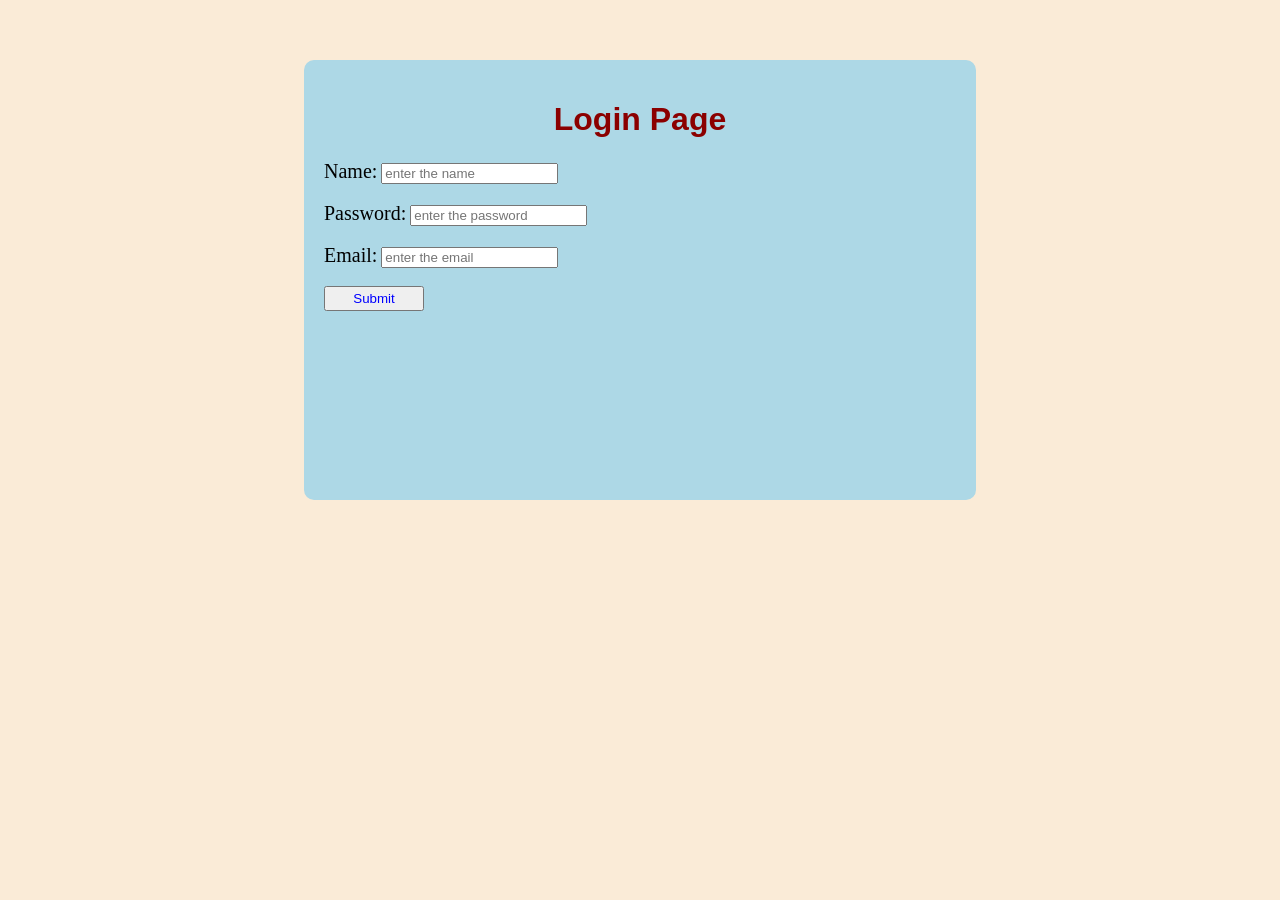
<file: index.html>
<!DOCTYPE html>
<html lang="en">
<head>
    <meta charset="UTF-8">
    <meta name="viewport" content="width=device-width, initial-scale=1.0">
    <title>Document</title>
    <style>
        h1{
            color: darkred;
            font-family: Arial;
            text-align: center;
        }
        input{
            color: cadetblue;
            font-weight: 100;
            
        }
        label{
            font-size: 20px;
            font-family: Arial Narrow;
        }
        body{
            background-color: antiquewhite;
        }
        button {
            width: 100px;
            height: 25px;
            color: blue;
        }
        .div1{
           width: 50%;
        height: 400px;
        background-color:lightblue;
        border-radius: 10px;
        margin: 60px auto auto auto;
        padding: 20px;

        }
        div:hover{
            box-shadow: 0px 0px 20px red;
            border-radius:15px;
        }
        button:hover{
            box-shadow: 0px 0px 20px rgb(30, 7, 243);
            border-radius:15px;
        }
        div:active{
                     box-shadow: 0px 0px 20px rgb(171, 88, 127);
                     border-radius:35px;   
        }
        input:focus{
            border-color: blue;
        }
        

        
    </style>
</head>
<body>
    <from>
        <div class="div1">
        <h1>Login Page</h1>
        
        <label>Name:</label>
        <input type="text"
        name="Name"
        placeholder="enter the name " required/><br><br>

        <label>Password:</label>
        <input type="password"
        name="password"
        placeholder="enter the password " required/><br><br>

        <label>Email:</label>
        <input type="email"
        name="email" 
        placeholder="enter the email "required/><br><br>

        <button name="btn_submit"
        id="btn_submit"
        value="submit">Submit</button>
        </div>

    </from>
</body>
</html>
</file>
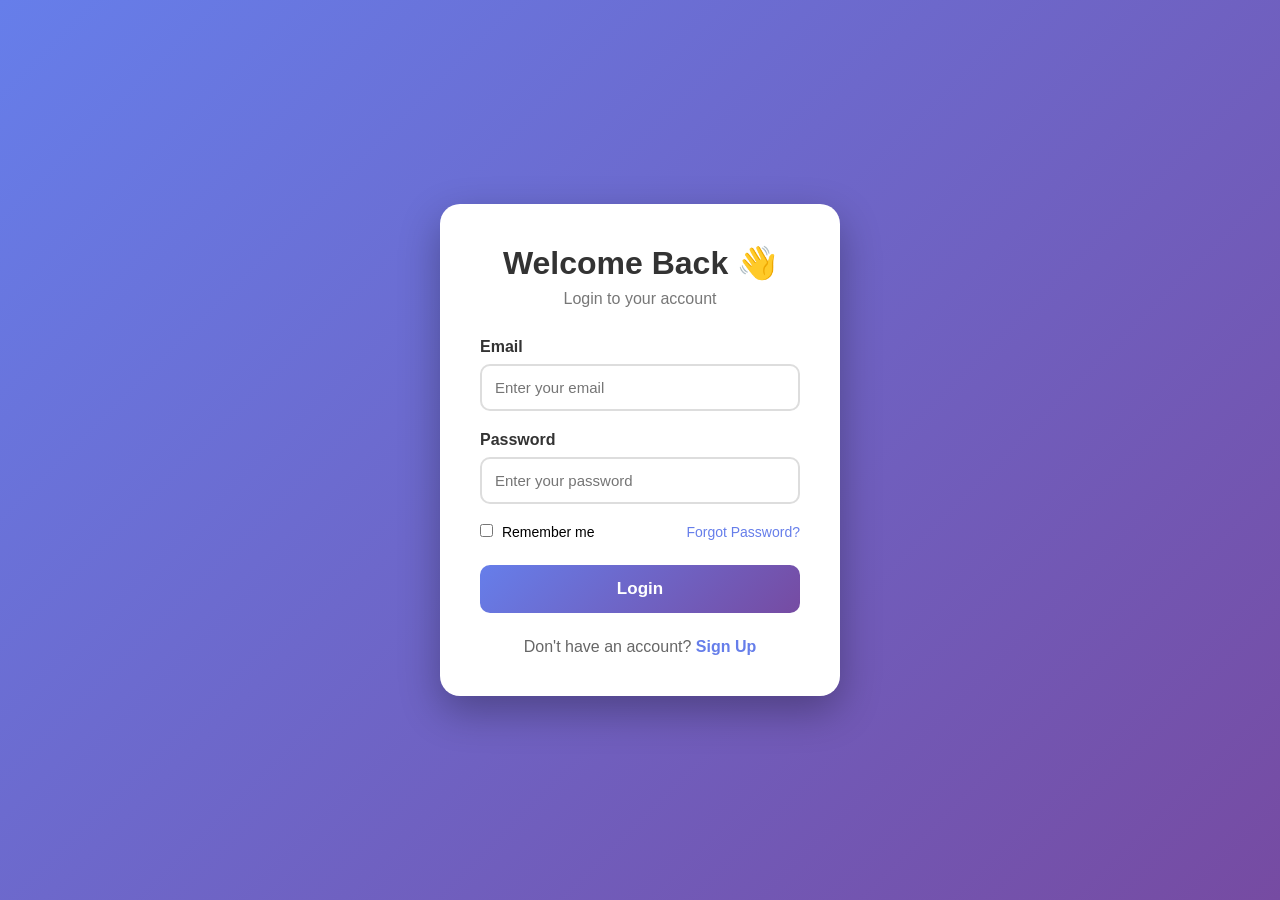
<file: login.html>
<!DOCTYPE html>
<html lang="en">
<head>
    <meta charset="UTF-8">
    <meta name="viewport" content="width=device-width, initial-scale=1.0">
    <title>Login Page</title>
    <link rel="stylesheet" href="style.css">
</head>

<body>

    <div class="login-container">

        <div class="login-box">

            <h1>Welcome Back 👋</h1>
            <p class="subtitle">Login to your account</p>

            <form>

                <div class="input-group">
                    <label>Email</label>
                    <input type="email" placeholder="Enter your email" required>
                </div>

                <div class="input-group">
                    <label>Password</label>
                    <input type="password" placeholder="Enter your password" required>
                </div>

                <div class="options">
                    <label>
                        <input type="checkbox">
                        Remember me
                    </label>

                    <a href="#">Forgot Password?</a>
                </div>

                <button type="submit">Login</button>

                <p class="signup">
                    Don't have an account?
                    <a href="#">Sign Up</a>
                </p>

            </form>

        </div>

    </div>

</body>
</html>
</file>
<file: style.css>
* {
    margin: 0;
    padding: 0;
    box-sizing: border-box;
    font-family: Arial, sans-serif;
}

body {
    min-height: 100vh;
}

/* Background */
.login-container {
    min-height: 100vh;
    display: flex;
    justify-content: center;
    align-items: center;

    background: linear-gradient(
        135deg,
        #667eea,
        #764ba2
    );
}

/* Login Box */
.login-box {
    width: 400px;
    padding: 40px;

    background: white;
    border-radius: 20px;

    box-shadow: 0 15px 40px rgba(0, 0, 0, 0.3);

    transition: 0.4s;
}

/* Login Box Hover */
.login-box:hover {
    transform: translateY(-10px);
    box-shadow: 0 25px 50px rgba(0, 0, 0, 0.4);
}

/* Heading */
h1 {
    text-align: center;
    color: #333;
    margin-bottom: 8px;
}

.subtitle {
    text-align: center;
    color: #777;
    margin-bottom: 30px;
}

/* Input Group */
.input-group {
    margin-bottom: 20px;
}

.input-group label {
    display: block;
    margin-bottom: 8px;
    font-weight: bold;
    color: #333;
}

.input-group input {
    width: 100%;
    padding: 13px;

    border: 2px solid #ddd;
    border-radius: 10px;

    outline: none;
    font-size: 15px;

    transition: 0.3s;
}

/* Input Hover */
.input-group input:hover {
    border-color: #764ba2;
}

/* Input Focus */
.input-group input:focus {
    border-color: #667eea;

    box-shadow:
        0 0 10px rgba(102, 126, 234, 0.4);
}

/* Options */
.options {
    display: flex;
    justify-content: space-between;
    align-items: center;

    margin: 10px 0 25px;

    font-size: 14px;
}

.options input {
    margin-right: 5px;
}

.options a {
    color: #667eea;
    text-decoration: none;
}

.options a:hover {
    color: #764ba2;
    text-decoration: underline;
}

/* Login Button */
button {
    width: 100%;
    padding: 14px;

    border: none;
    border-radius: 10px;

    background: linear-gradient(
        135deg,
        #667eea,
        #764ba2
    );

    color: white;
    font-size: 17px;
    font-weight: bold;

    cursor: pointer;

    transition: 0.3s;
}

/* Button Hover */
button:hover {
    transform: scale(1.05);

    box-shadow:
        0 8px 20px rgba(118, 75, 162, 0.5);
}

/* Button Click */
button:active {
    transform: scale(0.98);
}

/* Signup */
.signup {
    text-align: center;
    margin-top: 25px;
    color: #666;
}

.signup a {
    color: #667eea;
    font-weight: bold;
    text-decoration: none;
}

.signup a:hover {
    color: #764ba2;
    text-decoration: underline;
}

/* Mobile */
@media (max-width: 500px) {

    .login-box {
        width: 90%;
        padding: 30px 25px;
    }
}
</file>
